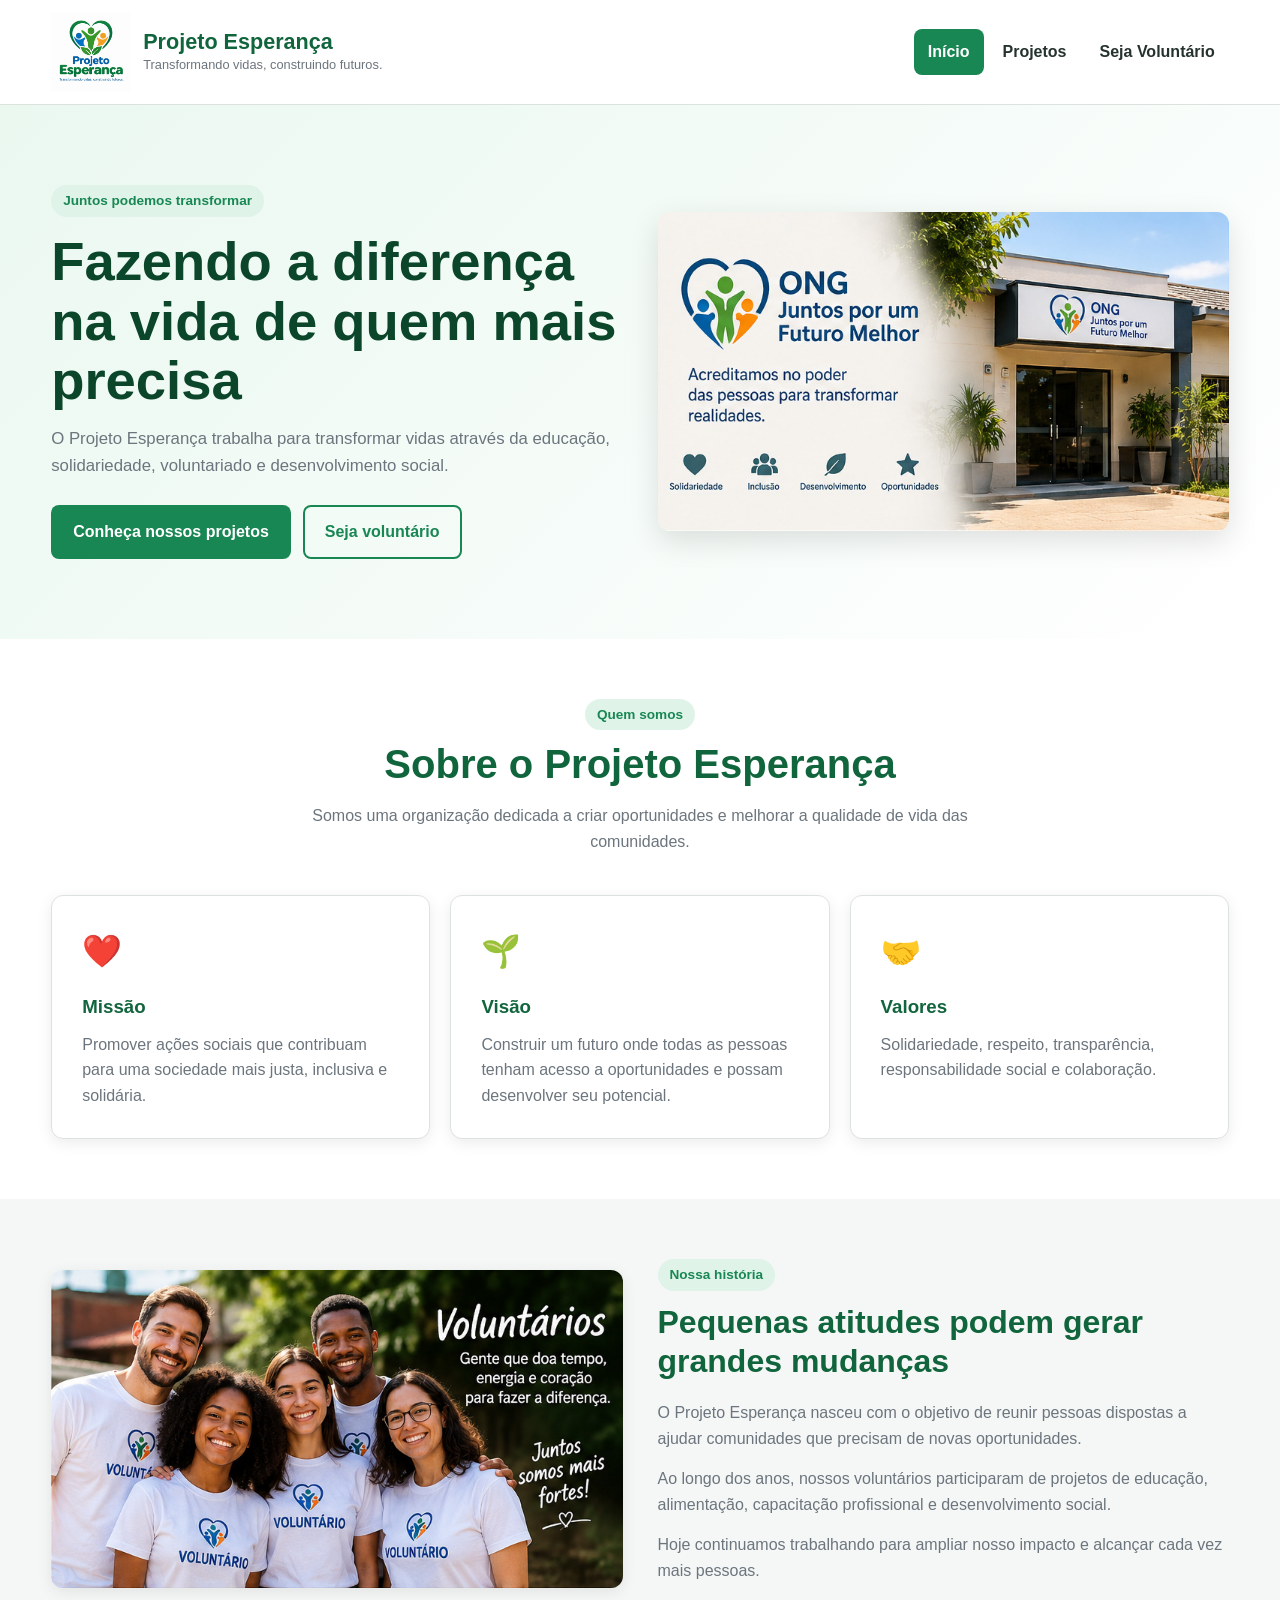
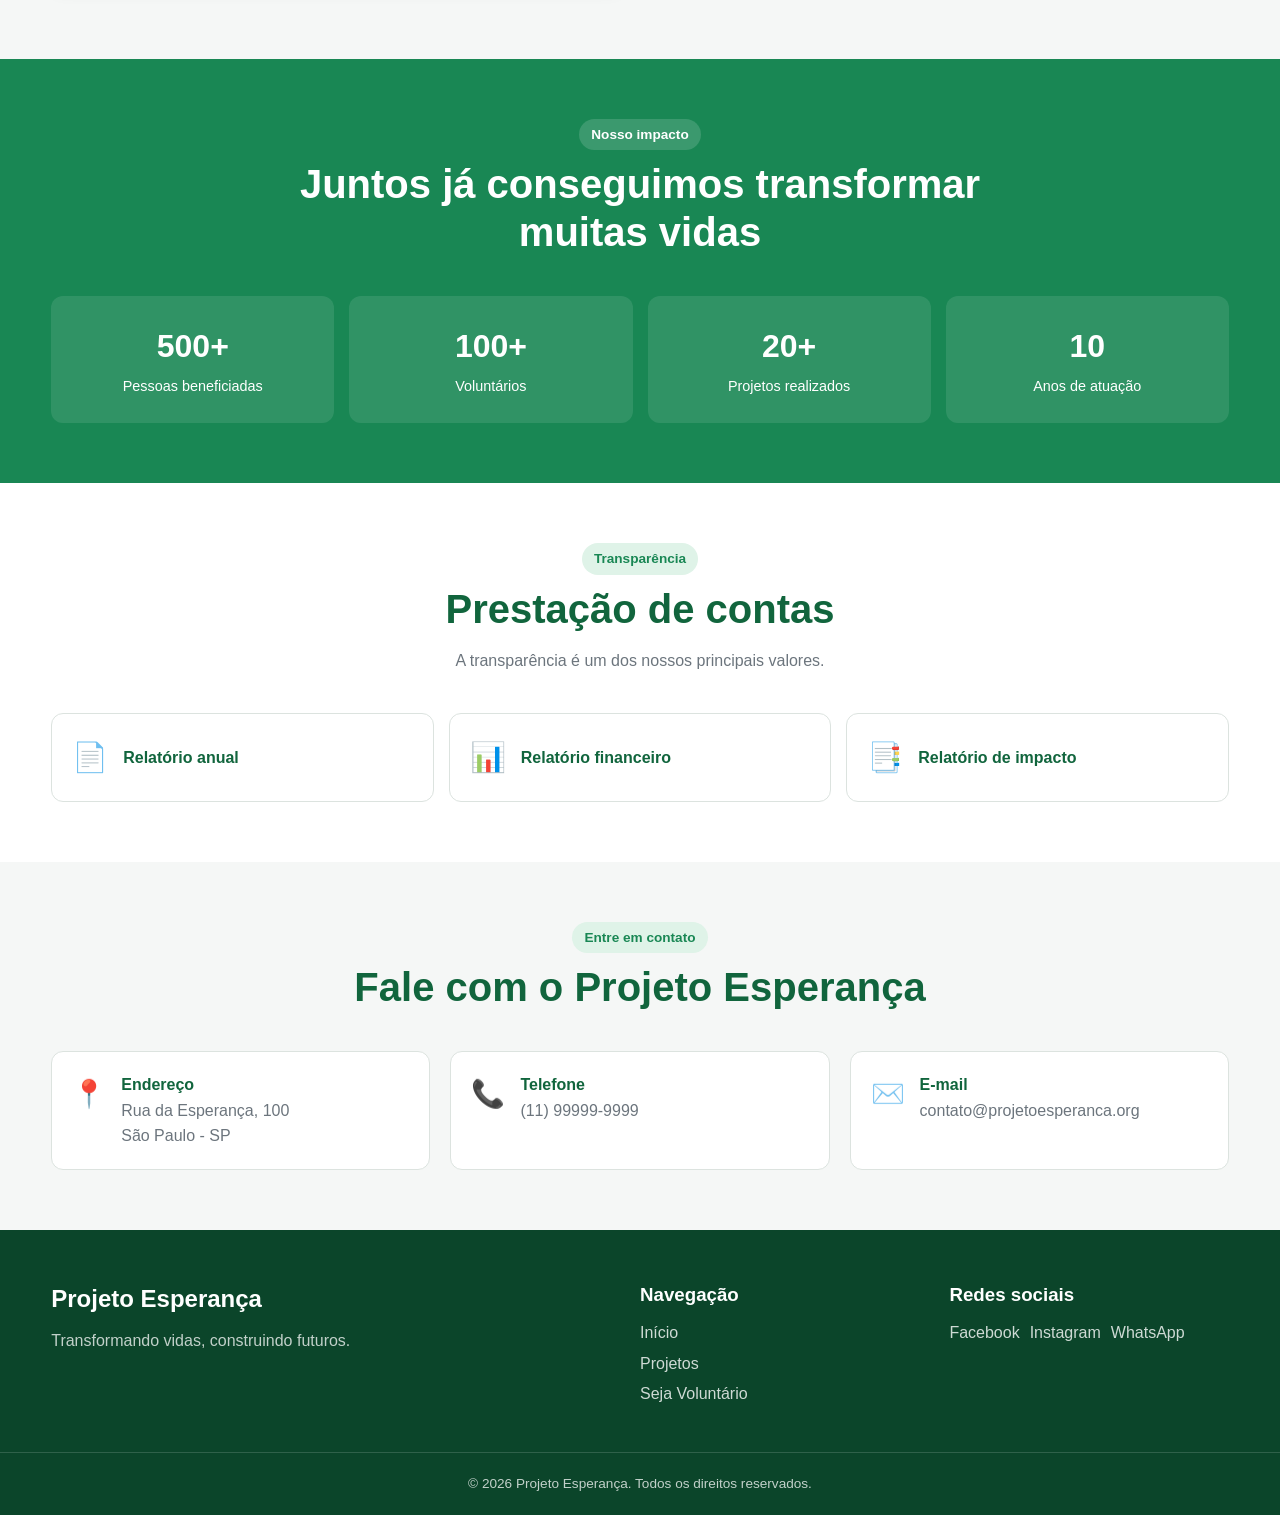
<file: index.html>
<!DOCTYPE html>
<html lang="pt-BR">

<head>
    <meta charset="UTF-8">

    <meta name="viewport" content="width=device-width, initial-scale=1.0">

    <meta
        name="description"
        content="Projeto Esperança - ONG dedicada a transformar vidas por meio de projetos sociais, voluntariado e solidariedade."
    >

    <meta name="author" content="Projeto Esperança">

    <title>Projeto Esperança | Transformando vidas</title>

    <link rel="stylesheet" href="style.css"></head>

<body>

    <header class="cabecalho">

        <div class="cabecalho-container">

            <a href="index.html" class="logo-link" aria-label="Ir para a página inicial">

                <img
                    src="imagens/logo.png"
                    alt="Logo Projeto Esperança"
                    class="logo"
                    width="120"
                    height="120"
                >

                <div class="logo-texto">
                    <h1>Projeto Esperança</h1>
                    <p>Transformando vidas, construindo futuros.</p>
                </div>

            </a>

            <nav class="navegacao" aria-label="Navegação principal">

                <a href="index.html" aria-current="page">
                    Início
                </a>

                <a href="projetos.html">
                    Projetos
                </a>

                <a href="cadastro.html">
                    Seja Voluntário
                </a>

            </nav>

        </div>

    </header>

    <main id="conteudo">

        <section class="hero">

            <div class="hero-conteudo">

                <div class="hero-texto">

                    <span class="etiqueta">
                        Juntos podemos transformar
                    </span>

                    <h2>
                        Fazendo a diferença na vida de quem mais precisa
                    </h2>

                    <p>
                        O Projeto Esperança trabalha para transformar vidas
                        através da educação, solidariedade, voluntariado e
                        desenvolvimento social.
                    </p>

                    <div class="hero-botoes">

                        <a href="projetos.html" class="botao botao-principal">
                            Conheça nossos projetos
                        </a>

                        <a href="cadastro.html" class="botao botao-secundario">
                            Seja voluntário
                        </a>

                    </div>

                </div>

                <div class="hero-imagem">

                    <img
                        src="imagens/ong.jpg"
                        alt="Voluntários reunidos em uma ação do Projeto Esperança"
                        width="800"
                        height="600"
                    >

                </div>

            </div>

        </section>


        <section class="secao">

            <div class="container">

                <div class="titulo-secao">

                    <span class="etiqueta">
                        Quem somos
                    </span>

                    <h2>
                        Sobre o Projeto Esperança
                    </h2>

                    <p>
                        Somos uma organização dedicada a criar oportunidades
                        e melhorar a qualidade de vida das comunidades.
                    </p>

                </div>


                <div class="cards-informacao">

                    <article class="card">

                        <div class="card-icone">
                            ❤️
                        </div>

                        <h3>Missão</h3>

                        <p>
                            Promover ações sociais que contribuam para uma
                            sociedade mais justa, inclusiva e solidária.
                        </p>

                    </article>


                    <article class="card">

                        <div class="card-icone">
                            🌱
                        </div>

                        <h3>Visão</h3>

                        <p>
                            Construir um futuro onde todas as pessoas tenham
                            acesso a oportunidades e possam desenvolver seu
                            potencial.
                        </p>

                    </article>


                    <article class="card">

                        <div class="card-icone">
                            🤝
                        </div>

                        <h3>Valores</h3>

                        <p>
                            Solidariedade, respeito, transparência,
                            responsabilidade social e colaboração.
                        </p>

                    </article>

                </div>

            </div>

        </section>


        <section class="secao secao-clara">

            <div class="container">

                <div class="historia">

                    <div class="historia-imagem">

                        <img
                            src="imagens/voluntarios.jpg"
                            alt="Grupo de voluntários do Projeto Esperança"
                            loading="lazy"
                            decoding="async"
                            width="800"
                            height="600"
                        >

                    </div>


                    <div class="historia-texto">

                        <span class="etiqueta">
                            Nossa história
                        </span>

                        <h2>
                            Pequenas atitudes podem gerar grandes mudanças
                        </h2>

                        <p>
                            O Projeto Esperança nasceu com o objetivo de
                            reunir pessoas dispostas a ajudar comunidades
                            que precisam de novas oportunidades.
                        </p>

                        <p>
                            Ao longo dos anos, nossos voluntários participaram
                            de projetos de educação, alimentação,
                            capacitação profissional e desenvolvimento social.
                        </p>

                        <p>
                            Hoje continuamos trabalhando para ampliar nosso
                            impacto e alcançar cada vez mais pessoas.
                        </p>

                    </div>

                </div>

            </div>

        </section>

        <section class="secao impacto">

            <div class="container">

                <div class="titulo-secao">

                    <span class="etiqueta">
                        Nosso impacto
                    </span>

                    <h2>
                        Juntos já conseguimos transformar muitas vidas
                    </h2>

                </div>


                <div class="impacto-grid">

                    <article class="impacto-card">

                        <strong>500+</strong>

                        <span>
                            Pessoas beneficiadas
                        </span>

                    </article>


                    <article class="impacto-card">

                        <strong>100+</strong>

                        <span>
                            Voluntários
                        </span>

                    </article>


                    <article class="impacto-card">

                        <strong>20+</strong>

                        <span>
                            Projetos realizados
                        </span>

                    </article>


                    <article class="impacto-card">

                        <strong>10</strong>

                        <span>
                            Anos de atuação
                        </span>

                    </article>

                </div>

            </div>

        </section>

        <section class="secao">

            <div class="container">

                <div class="titulo-secao">

                    <span class="etiqueta">
                        Transparência
                    </span>

                    <h2>
                        Prestação de contas
                    </h2>

                    <p>
                        A transparência é um dos nossos principais valores.
                    </p>

                </div>


                <div class="documentos">

                    <a href="#" class="documento-card">

                        <span class="documento-icone">
                            📄
                        </span>

                        <span>
                            Relatório anual
                        </span>

                    </a>


                    <a href="#" class="documento-card">

                        <span class="documento-icone">
                            📊
                        </span>

                        <span>
                            Relatório financeiro
                        </span>

                    </a>


                    <a href="#" class="documento-card">

                        <span class="documento-icone">
                            📑
                        </span>

                        <span>
                            Relatório de impacto
                        </span>

                    </a>

                </div>

            </div>

        </section>


        <section class="secao secao-clara">

            <div class="container">

                <div class="titulo-secao">

                    <span class="etiqueta">
                        Entre em contato
                    </span>

                    <h2>
                        Fale com o Projeto Esperança
                    </h2>

                </div>


                <div class="contato-grid">

                    <div class="contato-item">

                        <span>📍</span>

                        <div>
                            <strong>Endereço</strong>

                            <p>
                                Rua da Esperança, 100<br>
                                São Paulo - SP
                            </p>
                        </div>

                    </div>


                    <div class="contato-item">

                        <span>📞</span>

                        <div>
                            <strong>Telefone</strong>

                            <p>
                                (11) 99999-9999
                            </p>
                        </div>

                    </div>


                    <div class="contato-item">

                        <span>✉️</span>

                        <div>
                            <strong>E-mail</strong>

                            <p>
                                contato@projetoesperanca.org
                            </p>
                        </div>

                    </div>

                </div>

            </div>

        </section>

    </main>


    <footer class="rodape">

        <div class="container rodape-conteudo">

            <div>

                <h2>
                    Projeto Esperança
                </h2>

                <p>
                    Transformando vidas, construindo futuros.
                </p>

            </div>


            <div>

                <h3>
                    Navegação
                </h3>

                <a href="index.html">
                    Início
                </a>

                <a href="projetos.html">
                    Projetos
                </a>

                <a href="cadastro.html">
                    Seja Voluntário
                </a>

            </div>


            <div>

                <h3>
                    Redes sociais
                </h3>

                <div class="redes-sociais">

                    <a href="#" aria-label="Facebook">
                        Facebook
                    </a>

                    <a href="#" aria-label="Instagram">
                        Instagram
                    </a>

                    <a href="#" aria-label="WhatsApp">
                        WhatsApp
                    </a>

                </div>

            </div>

        </div>


        <div class="rodape-final">

            <p>
                © <span class="ano-atual"></span>
                Projeto Esperança. Todos os direitos reservados.
            </p>

        </div>

    </footer>

    <script src="script.js"></script>

</body>

</html>
</file>
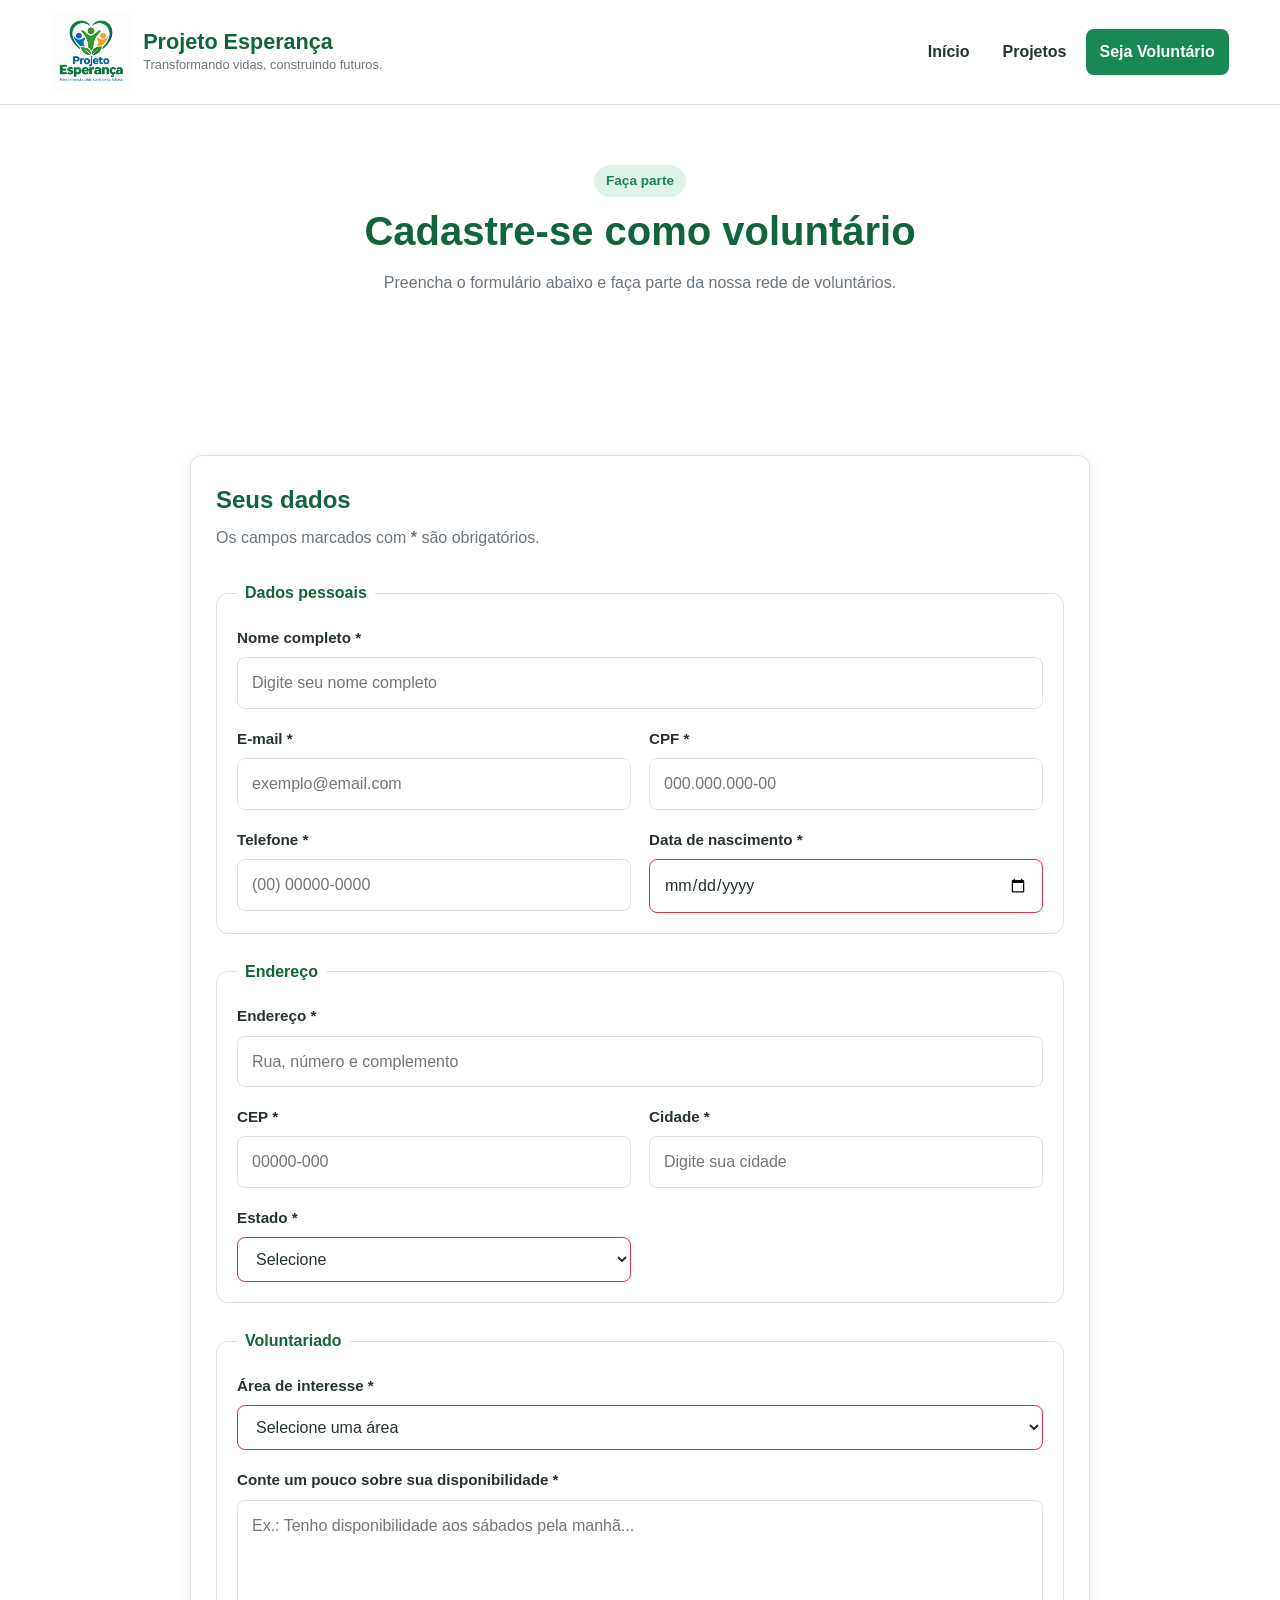
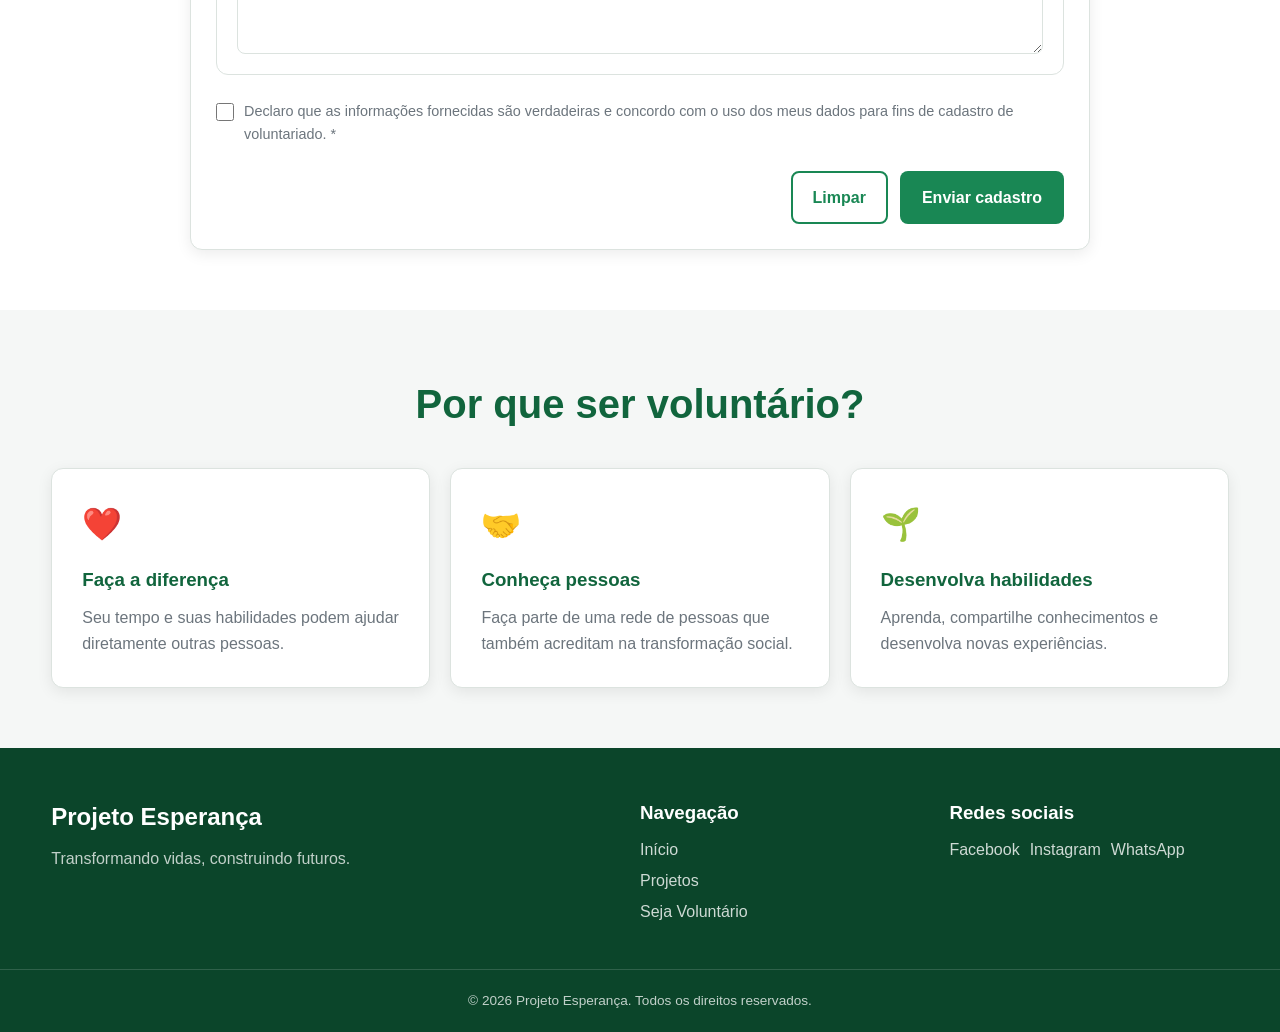
<file: cadastro.html>
<!DOCTYPE html>
<html lang="pt-BR">

<head>

    <meta charset="UTF-8">

    <meta name="viewport" content="width=device-width, initial-scale=1.0">

    <meta
        name="description"
        content="Cadastre-se para ser voluntário do Projeto Esperança."
    >

    <meta name="author" content="Projeto Esperança">

    <title>Seja Voluntário | Projeto Esperança</title>

    <link rel="stylesheet" href="style.css">

</head>

<body>

    <header class="cabecalho">

        <div class="cabecalho-container">

            <a href="index.html" class="logo-link" aria-label="Ir para a página inicial">

                <img
                    src="imagens/logo.png"
                    alt="Logo Projeto Esperança"
                    class="logo"
                    width="120"
                    height="120"
                >

                <div class="logo-texto">

                    <h1>
                        Projeto Esperança
                    </h1>

                    <p>
                        Transformando vidas, construindo futuros.
                    </p>

                </div>

            </a>


            <nav class="navegacao" aria-label="Navegação principal">

                <a href="index.html">
                    Início
                </a>

                <a href="projetos.html">
                    Projetos
                </a>

                <a href="cadastro.html" aria-current="page">
                    Seja Voluntário
                </a>

            </nav>

        </div>

    </header>

    <main id="conteudo">

        <section class="secao introducao-pagina">

            <div class="container">

                <div class="titulo-secao">

                    <span class="etiqueta">
                        Faça parte
                    </span>

                    <h2>
                        Cadastre-se como voluntário
                    </h2>

                    <p>
                        Preencha o formulário abaixo e faça parte da nossa
                        rede de voluntários.
                    </p>

                </div>

            </div>

        </section>

        <section class="secao">

            <div class="container">

                <div class="formulario-container">

                    <div class="formulario-introducao">

                        <h2>
                            Seus dados
                        </h2>

                        <p>
                            Os campos marcados com
                            <strong>*</strong>
                            são obrigatórios.
                        </p>

                    </div>


                    <form
                        id="formulario-voluntario"
                        action="#"
                        method="post"
                        novalidate
                    >
                        <fieldset>

                            <legend>
                                Dados pessoais
                            </legend>


                            <div class="form-grid">


                                <div class="campo campo-completo">

                                    <label for="nome">
                                        Nome completo *
                                    </label>

                                    <input
                                        type="text"
                                        id="nome"
                                        name="nome"
                                        placeholder="Digite seu nome completo"
                                        minlength="3"
                                        autocomplete="name"
                                        required
                                    >

                                </div>


                                <div class="campo">

                                    <label for="email">
                                        E-mail *
                                    </label>

                                    <input
                                        type="email"
                                        id="email"
                                        name="email"
                                        placeholder="exemplo@email.com"
                                        autocomplete="email"
                                        required
                                    >

                                </div>


                                <div class="campo">

                                    <label for="cpf">
                                        CPF *
                                    </label>

                                    <input
                                        type="text"
                                        id="cpf"
                                        name="cpf"
                                        placeholder="000.000.000-00"
                                        maxlength="14"
                                        inputmode="numeric"
                                        autocomplete="off"
                                        pattern="[0-9]{3}\.[0-9]{3}\.[0-9]{3}-[0-9]{2}"
                                        title="Digite o CPF no formato 000.000.000-00"
                                        required
                                    >

                                </div>


                                <div class="campo">

                                    <label for="telefone">
                                        Telefone *
                                    </label>

                                    <input
                                        type="tel"
                                        id="telefone"
                                        name="telefone"
                                        placeholder="(00) 00000-0000"
                                        maxlength="15"
                                        inputmode="tel"
                                        autocomplete="tel"
                                        pattern="\([0-9]{2}\) [0-9]{5}-[0-9]{4}"
                                        title="Digite o telefone no formato (00) 00000-0000"
                                        required
                                    >

                                </div>


                                <div class="campo">

                                    <label for="nascimento">
                                        Data de nascimento *
                                    </label>

                                    <input
                                        type="date"
                                        id="nascimento"
                                        name="nascimento"
                                        autocomplete="bday"
                                        required
                                    >

                                </div>

                            </div>

                        </fieldset>


                        <fieldset>

                            <legend>
                                Endereço
                            </legend>


                            <div class="form-grid">


                                <div class="campo campo-completo">

                                    <label for="endereco">
                                        Endereço *
                                    </label>

                                    <input
                                        type="text"
                                        id="endereco"
                                        name="endereco"
                                        placeholder="Rua, número e complemento"
                                        autocomplete="street-address"
                                        required
                                    >

                                </div>


                                <div class="campo">

                                    <label for="cep">
                                        CEP *
                                    </label>

                                    <input
                                        type="text"
                                        id="cep"
                                        name="cep"
                                        placeholder="00000-000"
                                        maxlength="9"
                                        inputmode="numeric"
                                        autocomplete="postal-code"
                                        pattern="[0-9]{5}-[0-9]{3}"
                                        title="Digite o CEP no formato 00000-000"
                                        required
                                    >

                                </div>


                                <div class="campo">

                                    <label for="cidade">
                                        Cidade *
                                    </label>

                                    <input
                                        type="text"
                                        id="cidade"
                                        name="cidade"
                                        placeholder="Digite sua cidade"
                                        autocomplete="address-level2"
                                        required
                                    >

                                </div>


                                <div class="campo">

                                    <label for="estado">
                                        Estado *
                                    </label>

                                    <select
                                        id="estado"
                                        name="estado"
                                        autocomplete="address-level1"
                                        required
                                    >

                                        <option value="">
                                            Selecione
                                        </option>

                                        <option value="AC">
                                            Acre
                                        </option>

                                        <option value="AL">
                                            Alagoas
                                        </option>

                                        <option value="AP">
                                            Amapá
                                        </option>

                                        <option value="AM">
                                            Amazonas
                                        </option>

                                        <option value="BA">
                                            Bahia
                                        </option>

                                        <option value="CE">
                                            Ceará
                                        </option>

                                        <option value="DF">
                                            Distrito Federal
                                        </option>

                                        <option value="ES">
                                            Espírito Santo
                                        </option>

                                        <option value="GO">
                                            Goiás
                                        </option>

                                        <option value="MA">
                                            Maranhão
                                        </option>

                                        <option value="MT">
                                            Mato Grosso
                                        </option>

                                        <option value="MS">
                                            Mato Grosso do Sul
                                        </option>

                                        <option value="MG">
                                            Minas Gerais
                                        </option>

                                        <option value="PA">
                                            Pará
                                        </option>

                                        <option value="PB">
                                            Paraíba
                                        </option>

                                        <option value="PR">
                                            Paraná
                                        </option>

                                        <option value="PE">
                                            Pernambuco
                                        </option>

                                        <option value="PI">
                                            Piauí
                                        </option>

                                        <option value="RJ">
                                            Rio de Janeiro
                                        </option>

                                        <option value="RN">
                                            Rio Grande do Norte
                                        </option>

                                        <option value="RS">
                                            Rio Grande do Sul
                                        </option>

                                        <option value="RO">
                                            Rondônia
                                        </option>

                                        <option value="RR">
                                            Roraima
                                        </option>

                                        <option value="SC">
                                            Santa Catarina
                                        </option>

                                        <option value="SP">
                                            São Paulo
                                        </option>

                                        <option value="SE">
                                            Sergipe
                                        </option>

                                        <option value="TO">
                                            Tocantins
                                        </option>

                                    </select>

                                </div>

                            </div>

                        </fieldset>

                        <fieldset>

                            <legend>
                                Voluntariado
                            </legend>


                            <div class="form-grid">


                                <div class="campo campo-completo">

                                    <label for="area">
                                        Área de interesse *
                                    </label>

                                    <select
                                        id="area"
                                        name="area"
                                        required
                                    >

                                        <option value="">
                                            Selecione uma área
                                        </option>

                                        <option value="educacao">
                                            Educação
                                        </option>

                                        <option value="alimentacao">
                                            Alimentação
                                        </option>

                                        <option value="eventos">
                                            Eventos
                                        </option>

                                        <option value="comunicacao">
                                            Comunicação
                                        </option>

                                        <option value="administracao">
                                            Administração
                                        </option>

                                        <option value="outros">
                                            Outros
                                        </option>

                                    </select>

                                </div>


                                <div class="campo campo-completo">

                                    <label for="disponibilidade">
                                        Conte um pouco sobre sua disponibilidade *
                                    </label>

                                    <textarea
                                        id="disponibilidade"
                                        name="disponibilidade"
                                        rows="5"
                                        placeholder="Ex.: Tenho disponibilidade aos sábados pela manhã..."
                                        minlength="10"
                                        required
                                    ></textarea>

                                </div>

                            </div>

                        </fieldset>

                        <div class="campo-checkbox">

                            <input
                                type="checkbox"
                                id="termos"
                                name="termos"
                                required
                            >

                            <label for="termos">
                                Declaro que as informações fornecidas são
                                verdadeiras e concordo com o uso dos meus
                                dados para fins de cadastro de voluntariado. *
                            </label>

                        </div>


                        <div class="formulario-botoes">

                            <button
                                type="reset"
                                class="botao botao-secundario"
                            >
                                Limpar
                            </button>

                            <button
                                type="submit"
                                class="botao botao-principal"
                            >
                                Enviar cadastro
                            </button>

                        </div>


                    </form>

                </div>

            </div>

        </section>


        <section class="secao secao-clara">

            <div class="container">

                <div class="titulo-secao">

                    <h2>
                        Por que ser voluntário?
                    </h2>

                </div>


                <div class="cards-informacao">


                    <article class="card">

                        <div class="card-icone">
                            ❤️
                        </div>

                        <h3>
                            Faça a diferença
                        </h3>

                        <p>
                            Seu tempo e suas habilidades podem ajudar
                            diretamente outras pessoas.
                        </p>

                    </article>


                    <article class="card">

                        <div class="card-icone">
                            🤝
                        </div>

                        <h3>
                            Conheça pessoas
                        </h3>

                        <p>
                            Faça parte de uma rede de pessoas que também
                            acreditam na transformação social.
                        </p>

                    </article>


                    <article class="card">

                        <div class="card-icone">
                            🌱
                        </div>

                        <h3>
                            Desenvolva habilidades
                        </h3>

                        <p>
                            Aprenda, compartilhe conhecimentos e desenvolva
                            novas experiências.
                        </p>

                    </article>

                </div>

            </div>

        </section>

    </main>


    <footer class="rodape">

        <div class="container rodape-conteudo">

            <div>

                <h2>
                    Projeto Esperança
                </h2>

                <p>
                    Transformando vidas, construindo futuros.
                </p>

            </div>


            <div>

                <h3>
                    Navegação
                </h3>

                <a href="index.html">
                    Início
                </a>

                <a href="projetos.html">
                    Projetos
                </a>

                <a href="cadastro.html">
                    Seja Voluntário
                </a>

            </div>


            <div>

                <h3>
                    Redes sociais
                </h3>

                <div class="redes-sociais">

                    <a href="#">
                        Facebook
                    </a>

                    <a href="#">
                        Instagram
                    </a>

                    <a href="#">
                        WhatsApp
                    </a>

                </div>

            </div>

        </div>


        <div class="rodape-final">

            <p>
                © <span class="ano-atual"></span>
                Projeto Esperança. Todos os direitos reservados.
            </p>

        </div>

    </footer>


    <script src="script.js"></script>

</body>

</html>
</file>
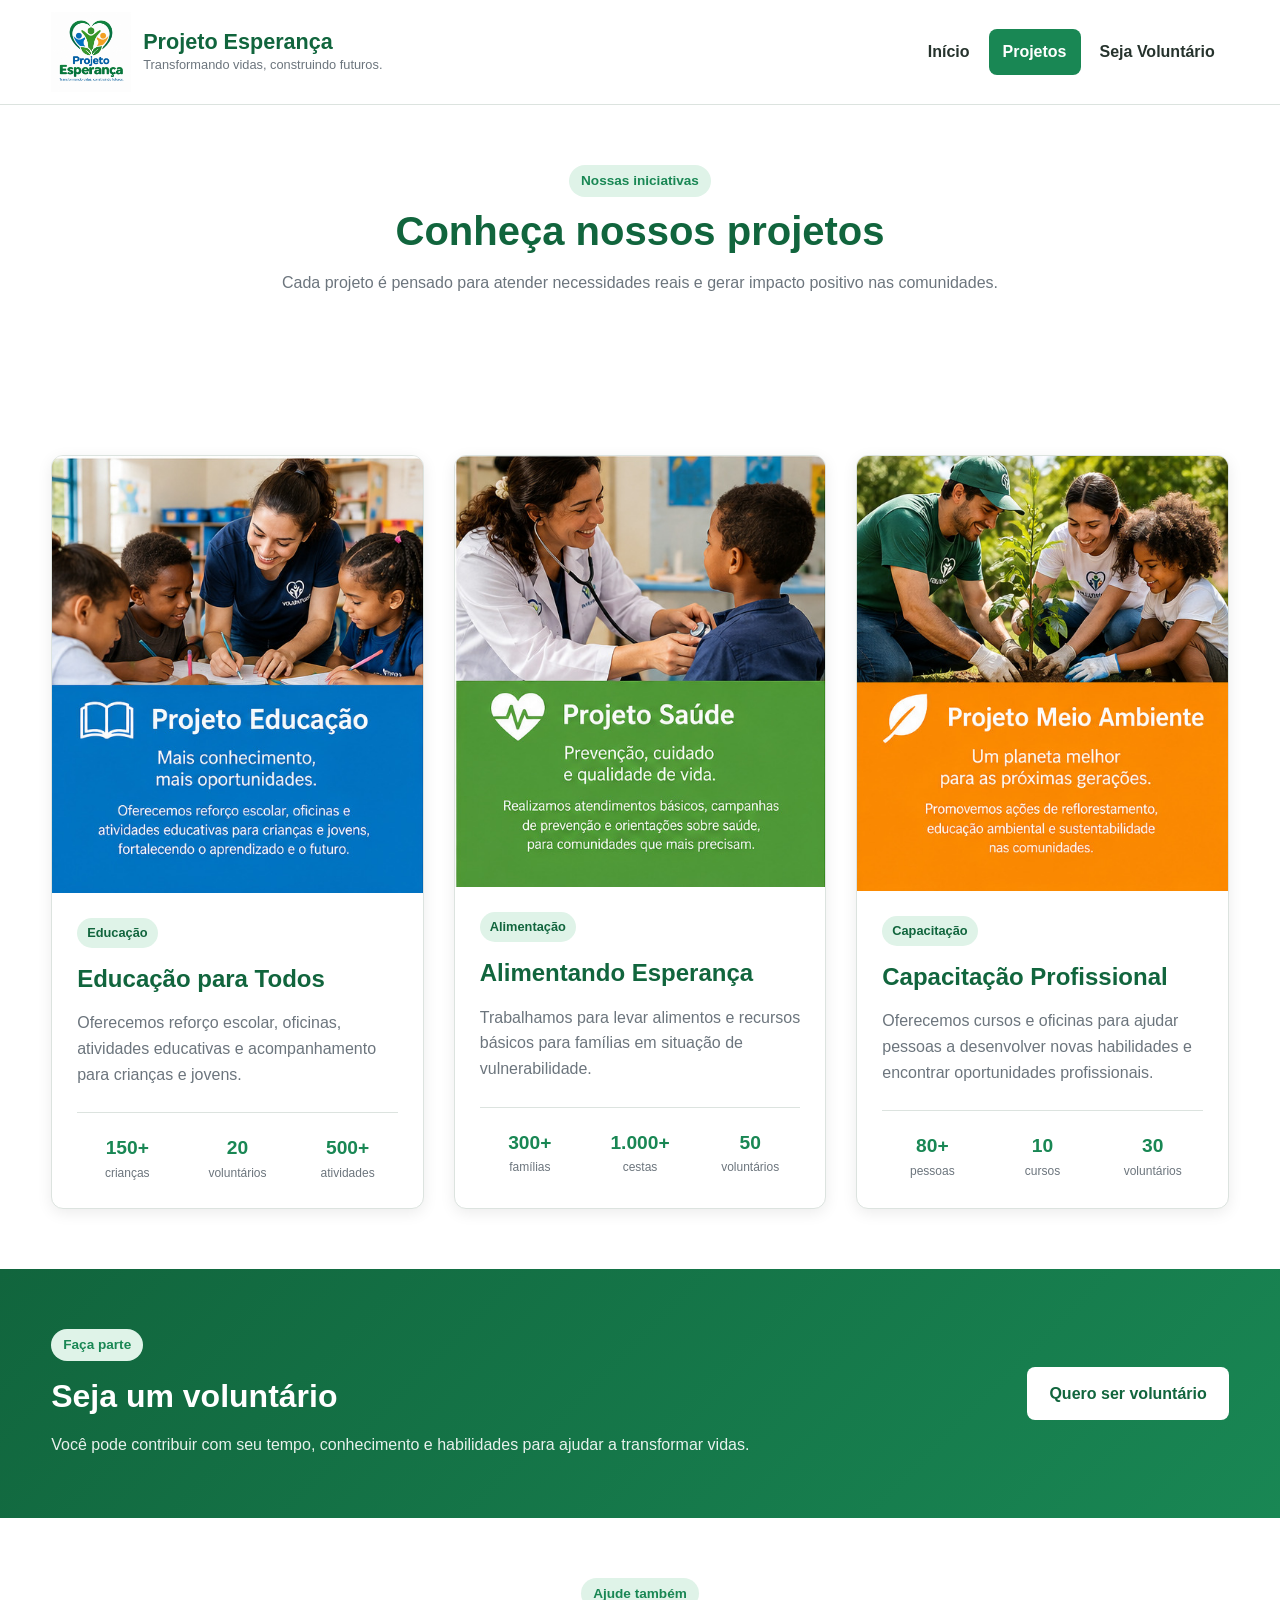
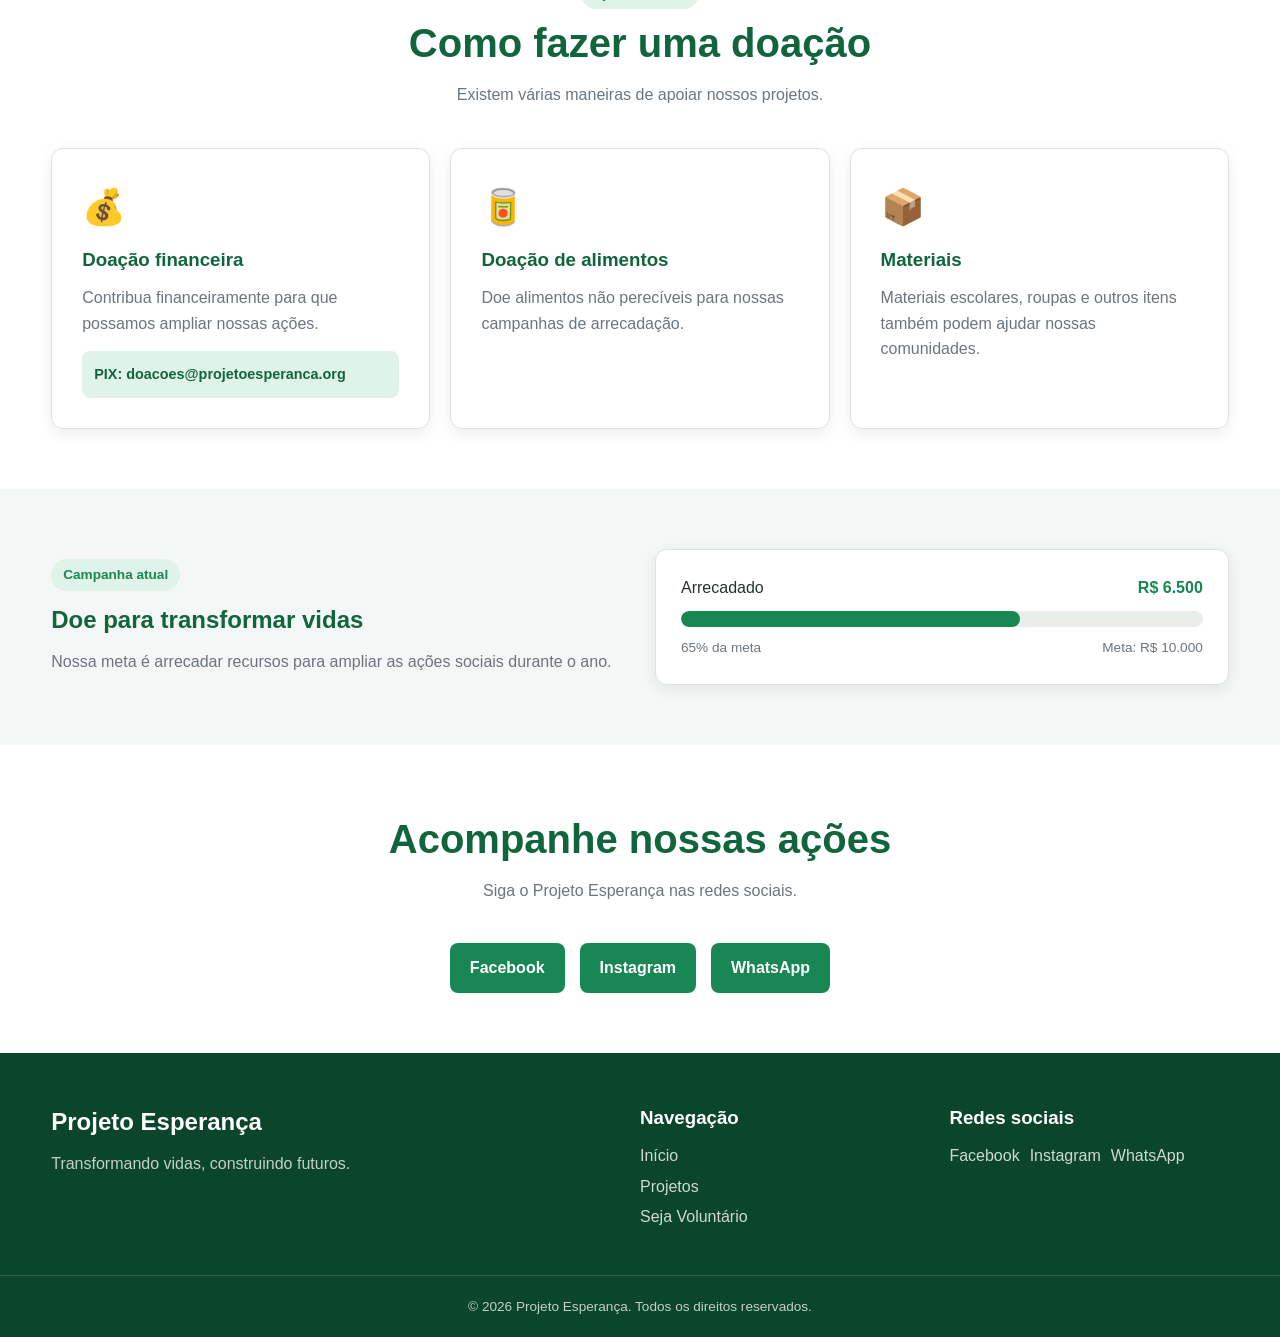
<file: projetos.html>
<!DOCTYPE html>
<html lang="pt-BR">

<head>

    <meta charset="UTF-8">

    <meta name="viewport" content="width=device-width, initial-scale=1.0">

    <meta
        name="description"
        content="Conheça os projetos sociais do Projeto Esperança e descubra como ajudar."
    >

    <meta name="author" content="Projeto Esperança">

    <title>Projetos | Projeto Esperança</title>

    <link rel="stylesheet" href="style.css">

</head>

<body>

    <!-- CABEÇALHO -->
    <header class="cabecalho">

        <div class="cabecalho-container">

            <a href="index.html" class="logo-link" aria-label="Ir para a página inicial">

                <img
                    src="imagens/logo.png"
                    alt="Logo Projeto Esperança"
                    class="logo"
                    width="120"
                    height="120"
                >

                <div class="logo-texto">

                    <h1>
                        Projeto Esperança
                    </h1>

                    <p>
                        Transformando vidas, construindo futuros.
                    </p>

                </div>

            </a>


            <nav class="navegacao" aria-label="Navegação principal">

                <a href="index.html">
                    Início
                </a>

                <a href="projetos.html" aria-current="page">
                    Projetos
                </a>

                <a href="cadastro.html">
                    Seja Voluntário
                </a>

            </nav>

        </div>

    </header>


    <!-- CONTEÚDO -->
    <main id="conteudo">

        <!-- INTRODUÇÃO -->
        <section class="secao introducao-pagina">

            <div class="container">

                <div class="titulo-secao">

                    <span class="etiqueta">
                        Nossas iniciativas
                    </span>

                    <h2>
                        Conheça nossos projetos
                    </h2>

                    <p>
                        Cada projeto é pensado para atender necessidades
                        reais e gerar impacto positivo nas comunidades.
                    </p>

                </div>

            </div>

        </section>

        <section class="secao secao-projetos">

            <div class="container">

                <div class="projetos-grid">


                    <!-- PROJETO 1 -->
                    <article class="projeto-card">

                        <div class="projeto-imagem">

                            <img
                                src="imagens/projeto-1.jpg"
                                alt="Crianças participando de atividades educativas"
                                loading="lazy"
                                decoding="async"
                                width="800"
                                height="600"
                            >

                        </div>


                        <div class="projeto-conteudo">

                            <span class="projeto-categoria">
                                Educação
                            </span>

                            <h3>
                                Educação para Todos
                            </h3>

                            <p>
                                Oferecemos reforço escolar, oficinas,
                                atividades educativas e acompanhamento
                                para crianças e jovens.
                            </p>


                            <div class="projeto-numeros">

                                <div>
                                    <strong>150+</strong>
                                    <span>crianças</span>
                                </div>

                                <div>
                                    <strong>20</strong>
                                    <span>voluntários</span>
                                </div>

                                <div>
                                    <strong>500+</strong>
                                    <span>atividades</span>
                                </div>

                            </div>

                        </div>

                    </article>

                    <article class="projeto-card">

                        <div class="projeto-imagem">

                            <img
                                src="imagens/projeto-2.jpg"
                                alt="Voluntários realizando ação social"
                                loading="lazy"
                                decoding="async"
                                width="800"
                                height="600"
                            >

                        </div>


                        <div class="projeto-conteudo">

                            <span class="projeto-categoria">
                                Alimentação
                            </span>

                            <h3>
                                Alimentando Esperança
                            </h3>

                            <p>
                                Trabalhamos para levar alimentos e
                                recursos básicos para famílias em
                                situação de vulnerabilidade.
                            </p>


                            <div class="projeto-numeros">

                                <div>
                                    <strong>300+</strong>
                                    <span>famílias</span>
                                </div>

                                <div>
                                    <strong>1.000+</strong>
                                    <span>cestas</span>
                                </div>

                                <div>
                                    <strong>50</strong>
                                    <span>voluntários</span>
                                </div>

                            </div>

                        </div>

                    </article>

                    <article class="projeto-card">

                        <div class="projeto-imagem">

                            <img
                                src="imagens/projeto-3.jpg"
                                alt="Voluntários ajudando pessoas em atividade de capacitação"
                                loading="lazy"
                                decoding="async"
                                width="800"
                                height="600"
                            >

                        </div>


                        <div class="projeto-conteudo">

                            <span class="projeto-categoria">
                                Capacitação
                            </span>

                            <h3>
                                Capacitação Profissional
                            </h3>

                            <p>
                                Oferecemos cursos e oficinas para ajudar
                                pessoas a desenvolver novas habilidades
                                e encontrar oportunidades profissionais.
                            </p>


                            <div class="projeto-numeros">

                                <div>
                                    <strong>80+</strong>
                                    <span>pessoas</span>
                                </div>

                                <div>
                                    <strong>10</strong>
                                    <span>cursos</span>
                                </div>

                                <div>
                                    <strong>30</strong>
                                    <span>voluntários</span>
                                </div>

                            </div>

                        </div>

                    </article>

                </div>

            </div>

        </section>

        <section class="secao chamada">

            <div class="container">

                <div class="chamada-conteudo">

                    <div>

                        <span class="etiqueta">
                            Faça parte
                        </span>

                        <h2>
                            Seja um voluntário
                        </h2>

                        <p>
                            Você pode contribuir com seu tempo,
                            conhecimento e habilidades para ajudar
                            a transformar vidas.
                        </p>

                    </div>


                    <a
                        href="cadastro.html"
                        class="botao botao-branco"
                    >
                        Quero ser voluntário
                    </a>

                </div>

            </div>

        </section>

        <section class="secao">

            <div class="container">

                <div class="titulo-secao">

                    <span class="etiqueta">
                        Ajude também
                    </span>

                    <h2>
                        Como fazer uma doação
                    </h2>

                    <p>
                        Existem várias maneiras de apoiar nossos projetos.
                    </p>

                </div>


                <div class="doacoes-grid">


                    <article class="doacao-card">

                        <div class="doacao-icone">
                            💰
                        </div>

                        <h3>
                            Doação financeira
                        </h3>

                        <p>
                            Contribua financeiramente para que possamos
                            ampliar nossas ações.
                        </p>

                        <strong class="pix">
                            PIX: doacoes@projetoesperanca.org
                        </strong>

                    </article>


                    <article class="doacao-card">

                        <div class="doacao-icone">
                            🥫
                        </div>

                        <h3>
                            Doação de alimentos
                        </h3>

                        <p>
                            Doe alimentos não perecíveis para nossas
                            campanhas de arrecadação.
                        </p>

                    </article>


                    <article class="doacao-card">

                        <div class="doacao-icone">
                            📦
                        </div>

                        <h3>
                            Materiais
                        </h3>

                        <p>
                            Materiais escolares, roupas e outros itens
                            também podem ajudar nossas comunidades.
                        </p>

                    </article>

                </div>

            </div>

        </section>

        <section class="secao secao-clara">

            <div class="container">

                <div class="campanha">

                    <div>

                        <span class="etiqueta">
                            Campanha atual
                        </span>

                        <h2>
                            Doe para transformar vidas
                        </h2>

                        <p>
                            Nossa meta é arrecadar recursos para ampliar
                            as ações sociais durante o ano.
                        </p>

                    </div>


                    <div class="progresso-container">

                        <div class="progresso-info">

                            <span>
                                Arrecadado
                            </span>

                            <strong>
                                R$ 6.500
                            </strong>

                        </div>


                        <div
                            class="barra-progresso"
                            role="progressbar"
                            aria-valuenow="65"
                            aria-valuemin="0"
                            aria-valuemax="100"
                            aria-label="65% da meta arrecadada"
                        >

                            <div
                                class="barra-progresso-preenchida"
                                style="width: 65%;"
                            ></div>

                        </div>


                        <div class="progresso-meta">

                            <span>
                                65% da meta
                            </span>

                            <span>
                                Meta: R$ 10.000
                            </span>

                        </div>

                    </div>

                </div>

            </div>

        </section>

        <section class="secao">

            <div class="container">

                <div class="titulo-secao">

                    <h2>
                        Acompanhe nossas ações
                    </h2>

                    <p>
                        Siga o Projeto Esperança nas redes sociais.
                    </p>

                </div>


                <div class="redes-destaque">

                    <a href="#" class="rede">
                        Facebook
                    </a>

                    <a href="#" class="rede">
                        Instagram
                    </a>

                    <a href="#" class="rede">
                        WhatsApp
                    </a>

                </div>

            </div>

        </section>

    </main>

    <footer class="rodape">

        <div class="container rodape-conteudo">

            <div>

                <h2>
                    Projeto Esperança
                </h2>

                <p>
                    Transformando vidas, construindo futuros.
                </p>

            </div>


            <div>

                <h3>
                    Navegação
                </h3>

                <a href="index.html">
                    Início
                </a>

                <a href="projetos.html">
                    Projetos
                </a>

                <a href="cadastro.html">
                    Seja Voluntário
                </a>

            </div>


            <div>

                <h3>
                    Redes sociais
                </h3>

                <div class="redes-sociais">

                    <a href="#">
                        Facebook
                    </a>

                    <a href="#">
                        Instagram
                    </a>

                    <a href="#">
                        WhatsApp
                    </a>

                </div>

            </div>

        </div>


        <div class="rodape-final">

            <p>
                © <span class="ano-atual"></span>
                Projeto Esperança. Todos os direitos reservados.
            </p>

        </div>

    </footer>


    <script src="script.js"></script>

</body>

</html>
</file>
<file: style.css>
:root {

    --verde-principal: #198754;
    --verde-escuro: #11653d;
    --verde-muito-escuro: #0b452a;

    --verde-claro: #dff3e8;

    --azul: #1769aa;
    --azul-escuro: #0d4775;

    --branco: #ffffff;

    --fundo: #f5f7f6;

    --cinza: #6c757d;
    --cinza-claro: #e9eeeb;
    --cinza-escuro: #26332d;

    --borda: #dce3df;

    --amarelo: #ffbf47;

    --sombra:
        0 4px 15px rgba(0, 0, 0, 0.08);

    --sombra-forte:
        0 10px 30px rgba(0, 0, 0, 0.12);

    --raio: 12px;

}

* {
    margin: 0;
    padding: 0;
    box-sizing: border-box;
}


html {
    scroll-behavior: smooth;
}


body {

    font-family:
        Arial,
        Helvetica,
        sans-serif;

    background-color: var(--fundo);

    color: var(--cinza-escuro);

    line-height: 1.6;

}


img {

    display: block;

    max-width: 100%;

}


a {

    color: inherit;

    text-decoration: none;

}


button,
input,
select,
textarea {

    font: inherit;

}


ul,
ol {

    list-style: none;

}

:focus-visible {

    outline: 3px solid var(--amarelo);

    outline-offset: 3px;

}

.container {

    width: min(1200px, 92%);

    margin: 0 auto;

}


.cabecalho {

    background-color: var(--branco);

    border-bottom: 1px solid var(--borda);

    position: relative;

    z-index: 10;

}


.cabecalho-container {

    width: min(1200px, 92%);

    margin: 0 auto;

    padding: 15px 0;

    display: flex;

    flex-direction: column;

    gap: 15px;

}


.logo-link {

    display: flex;

    align-items: center;

    gap: 12px;

}


.logo {

    width: 70px;

    height: 70px;

    object-fit: contain;

}


.logo-texto h1 {

    color: var(--verde-escuro);

    font-size: 1.35rem;

    line-height: 1.2;

}


.logo-texto p {

    color: var(--cinza);

    font-size: 0.8rem;

}


.navegacao {

    display: flex;

    flex-direction: column;

    gap: 5px;

}


.navegacao a {

    padding: 10px 14px;

    border-radius: 8px;

    font-weight: 600;

    transition:
        background-color 0.2s ease,
        color 0.2s ease;

}


.navegacao a:hover {

    background-color: var(--verde-claro);

    color: var(--verde-escuro);

}


.navegacao a[aria-current="page"] {

    background-color: var(--verde-principal);

    color: var(--branco);

}


/* =========================================================
   MAIN
   ========================================================= */

main {

    min-height: 60vh;

}


/* =========================================================
   SEÇÕES
   ========================================================= */

.secao {

    padding: 60px 0;

    background-color: var(--branco);

}


.secao-clara {

    background-color: var(--fundo);

}


.titulo-secao {

    max-width: 750px;

    margin: 0 auto 40px;

    text-align: center;

}


.titulo-secao h2 {

    color: var(--verde-escuro);

    font-size: clamp(1.8rem, 4vw, 2.5rem);

    line-height: 1.2;

    margin: 10px 0 15px;

}


.titulo-secao p {

    color: var(--cinza);

}


.etiqueta {

    display: inline-block;

    color: var(--verde-principal);

    background-color: var(--verde-claro);

    padding: 5px 12px;

    border-radius: 50px;

    font-size: 0.85rem;

    font-weight: 700;

}


.hero {

    background:
        linear-gradient(
            135deg,
            #eaf8f0,
            #ffffff
        );

    padding: 50px 0;

}


.hero-conteudo {

    width: min(1200px, 92%);

    margin: 0 auto;

    display: grid;

    gap: 35px;

    align-items: center;

}


.hero-texto h2 {

    color: var(--verde-muito-escuro);

    font-size: clamp(2rem, 5vw, 3.4rem);

    line-height: 1.1;

    margin: 15px 0;

}


.hero-texto p {

    color: var(--cinza);

    font-size: 1.05rem;

    max-width: 650px;

}


.hero-botoes {

    display: flex;

    flex-direction: column;

    gap: 12px;

    margin-top: 25px;

}


.hero-imagem img {

    width: 100%;

    height: auto;

    object-fit: contain;

    border-radius: var(--raio);

    box-shadow: var(--sombra-forte);

}


.botao {

    display: inline-flex;

    align-items: center;

    justify-content: center;

    text-align: center;

    border: 2px solid transparent;

    border-radius: 8px;

    padding: 12px 20px;

    font-weight: 700;

    cursor: pointer;

    transition:
        transform 0.2s ease,
        background-color 0.2s ease,
        color 0.2s ease;

}


.botao:hover {

    transform: translateY(-2px);

}


.botao-principal {

    background-color: var(--verde-principal);

    color: var(--branco);

}


.botao-principal:hover {

    background-color: var(--verde-escuro);

}


.botao-secundario {

    background-color: transparent;

    border-color: var(--verde-principal);

    color: var(--verde-principal);

}


.botao-secundario:hover {

    background-color: var(--verde-principal);

    color: var(--branco);

}


.botao-branco {

    background-color: var(--branco);

    color: var(--verde-escuro);

}


/* =========================================================
   CARDS DE INFORMAÇÃO
   ========================================================= */

.cards-informacao {

    display: grid;

    grid-template-columns: 1fr;

    gap: 20px;

}


.card {

    background-color: var(--branco);

    border: 1px solid var(--borda);

    border-radius: var(--raio);

    padding: 30px;

    box-shadow: var(--sombra);

    transition:
        transform 0.2s ease,
        box-shadow 0.2s ease;

}


.card:hover {

    transform: translateY(-5px);

    box-shadow: var(--sombra-forte);

}


.card-icone {

    font-size: 2rem;

    margin-bottom: 15px;

}


.card h3 {

    color: var(--verde-escuro);

    margin-bottom: 10px;

}


.card p {

    color: var(--cinza);

}


/* =========================================================
   HISTÓRIA
   ========================================================= */

.historia {

    display: grid;

    gap: 35px;

    align-items: center;

}


.historia-imagem img {

    width: 100%;

    height: auto;

    object-fit: contain;

    border-radius: var(--raio);

    box-shadow: var(--sombra);

}


.historia-texto h2 {

    color: var(--verde-escuro);

    font-size: 2rem;

    line-height: 1.2;

    margin: 12px 0 20px;

}


.historia-texto p {

    color: var(--cinza);

    margin-bottom: 15px;

}


/* =========================================================
   IMPACTO
   ========================================================= */

.impacto {

    background-color: var(--verde-principal);

    color: var(--branco);

}


.impacto .titulo-secao h2 {

    color: var(--branco);

}


.impacto .titulo-secao p {

    color: rgba(255, 255, 255, 0.9);

}


.impacto .etiqueta {

    background-color: rgba(255, 255, 255, 0.15);

    color: var(--branco);

}


.impacto-grid {

    display: grid;

    grid-template-columns: repeat(2, 1fr);

    gap: 15px;

}


.impacto-card {

    text-align: center;

    padding: 25px 10px;

    border-radius: var(--raio);

    background-color: rgba(255, 255, 255, 0.1);

}


.impacto-card strong {

    display: block;

    font-size: 2rem;

}


.impacto-card span {

    font-size: 0.9rem;

}


/* =========================================================
   DOCUMENTOS
   ========================================================= */

.documentos {

    display: grid;

    gap: 15px;

}


.documento-card {

    display: flex;

    align-items: center;

    gap: 15px;

    padding: 20px;

    border: 1px solid var(--borda);

    border-radius: var(--raio);

    background-color: var(--branco);

    font-weight: 700;

    color: var(--verde-escuro);

    transition:
        transform 0.2s ease,
        box-shadow 0.2s ease;

}


.documento-card:hover {

    transform: translateY(-3px);

    box-shadow: var(--sombra);

}


.documento-icone {

    font-size: 1.8rem;

}


/* =========================================================
   CONTATO
   ========================================================= */

.contato-grid {

    display: grid;

    gap: 20px;

}


.contato-item {

    display: flex;

    gap: 15px;

    padding: 20px;

    background-color: var(--branco);

    border-radius: var(--raio);

    border: 1px solid var(--borda);

}


.contato-item > span {

    font-size: 1.7rem;

}


.contato-item strong {

    color: var(--verde-escuro);

}


.contato-item p {

    color: var(--cinza);

}


.projetos-grid {

    display: grid;

    grid-template-columns: 1fr;

    gap: 30px;

}


.projeto-card {

    overflow: hidden;

    border-radius: var(--raio);

    background-color: var(--branco);

    border: 1px solid var(--borda);

    box-shadow: var(--sombra);

    transition:
        transform 0.2s ease,
        box-shadow 0.2s ease;

}


.projeto-card:hover {

    transform: translateY(-5px);

    box-shadow: var(--sombra-forte);

}


.projeto-imagem {

    overflow: hidden;

}


.projeto-imagem img {

    width: 100%;

    height: auto;

    object-fit: contain;

    transition: transform 0.4s ease;

}


.projeto-card:hover .projeto-imagem img {

    transform: scale(1.04);

}


.projeto-conteudo {

    padding: 25px;

}


.projeto-categoria {

    display: inline-block;

    padding: 5px 10px;

    background-color: var(--verde-claro);

    color: var(--verde-escuro);

    border-radius: 50px;

    font-size: 0.8rem;

    font-weight: 700;

}


.projeto-conteudo h3 {

    color: var(--verde-escuro);

    font-size: 1.5rem;

    margin: 12px 0;

}


.projeto-conteudo > p {

    color: var(--cinza);

}


.projeto-numeros {

    display: grid;

    grid-template-columns: repeat(3, 1fr);

    gap: 10px;

    margin-top: 25px;

    padding-top: 20px;

    border-top: 1px solid var(--borda);

}


.projeto-numeros div {

    text-align: center;

}


.projeto-numeros strong {

    display: block;

    color: var(--verde-principal);

    font-size: 1.2rem;

}


.projeto-numeros span {

    display: block;

    color: var(--cinza);

    font-size: 0.75rem;

}


/* =========================================================
   CHAMADA
   ========================================================= */

.chamada {

    background:
        linear-gradient(
            135deg,
            var(--verde-escuro),
            var(--verde-principal)
        );

    color: var(--branco);

}


.chamada-conteudo {

    display: flex;

    flex-direction: column;

    gap: 25px;

}


.chamada h2 {

    color: var(--branco);

    font-size: 2rem;

    margin: 10px 0;

}


.chamada p {

    color: rgba(255, 255, 255, 0.9);

}


/* =========================================================
   DOAÇÕES
   ========================================================= */

.doacoes-grid {

    display: grid;

    gap: 20px;

}


.doacao-card {

    padding: 30px;

    background-color: var(--branco);

    border: 1px solid var(--borda);

    border-radius: var(--raio);

    box-shadow: var(--sombra);

}


.doacao-icone {

    font-size: 2.2rem;

    margin-bottom: 10px;

}


.doacao-card h3 {

    color: var(--verde-escuro);

    margin-bottom: 10px;

}


.doacao-card p {

    color: var(--cinza);

    margin-bottom: 15px;

}


.pix {

    display: block;

    padding: 12px;

    border-radius: 8px;

    background-color: var(--verde-claro);

    color: var(--verde-escuro);

    font-size: 0.9rem;

    word-break: break-word;

}


/* =========================================================
   PROGRESSO
   ========================================================= */

.campanha {

    display: grid;

    gap: 30px;

}


.campanha h2 {

    color: var(--verde-escuro);

    margin: 10px 0;

}


.campanha p {

    color: var(--cinza);

}


.progresso-container {

    background-color: var(--branco);

    border: 1px solid var(--borda);

    border-radius: var(--raio);

    padding: 25px;

    box-shadow: var(--sombra);

}


.progresso-info,
.progresso-meta {

    display: flex;

    justify-content: space-between;

    gap: 10px;

}


.progresso-info {

    margin-bottom: 10px;

}


.progresso-info strong {

    color: var(--verde-principal);

}


.barra-progresso {

    height: 16px;

    background-color: var(--cinza-claro);

    border-radius: 50px;

    overflow: hidden;

}


.barra-progresso-preenchida {

    height: 100%;

    background-color: var(--verde-principal);

    border-radius: inherit;

}


.progresso-meta {

    margin-top: 10px;

    font-size: 0.85rem;

    color: var(--cinza);

}


/* =========================================================
   REDES
   ========================================================= */

.redes-destaque {

    display: flex;

    flex-wrap: wrap;

    justify-content: center;

    gap: 15px;

}


.rede {

    padding: 12px 20px;

    background-color: var(--verde-principal);

    color: var(--branco);

    border-radius: 8px;

    font-weight: 700;

    transition:
        background-color 0.2s ease,
        transform 0.2s ease;

}


.rede:hover {

    background-color: var(--verde-escuro);

    transform: translateY(-2px);

}


/* =========================================================
   FORMULÁRIO
   ========================================================= */

.formulario-container {

    width: min(900px, 100%);

    margin: 0 auto;

    background-color: var(--branco);

    padding: 25px;

    border-radius: var(--raio);

    border: 1px solid var(--borda);

    box-shadow: var(--sombra);

}


.formulario-introducao {

    margin-bottom: 30px;

}


.formulario-introducao h2 {

    color: var(--verde-escuro);

    margin-bottom: 5px;

}


.formulario-introducao p {

    color: var(--cinza);

}


fieldset {

    border: 1px solid var(--borda);

    border-radius: var(--raio);

    padding: 20px;

    margin-bottom: 25px;

}


legend {

    padding: 0 8px;

    color: var(--verde-escuro);

    font-weight: 700;

}


.form-grid {

    display: grid;

    grid-template-columns: 1fr;

    gap: 18px;

}


.campo {

    display: flex;

    flex-direction: column;

    gap: 7px;

}


.campo-completo {

    grid-column: 1 / -1;

}


.campo label {

    color: var(--cinza-escuro);

    font-weight: 700;

    font-size: 0.95rem;

}


.campo input,
.campo select,
.campo textarea {

    width: 100%;

    padding: 12px 14px;

    border: 1px solid var(--borda);

    border-radius: 8px;

    background-color: var(--branco);

    color: var(--cinza-escuro);

    transition:
        border-color 0.2s ease,
        box-shadow 0.2s ease;

}


.campo textarea {

    resize: vertical;

    min-height: 120px;

}


.campo input:focus,
.campo select:focus,
.campo textarea:focus {

    border-color: var(--verde-principal);

    outline: none;

    box-shadow:
        0 0 0 3px rgba(25, 135, 84, 0.12);

}


.campo input:invalid:not(:placeholder-shown),
.campo select:invalid,
.campo textarea:invalid:not(:placeholder-shown) {

    border-color: #dc3545;

}


.campo-checkbox {

    display: flex;

    align-items: flex-start;

    gap: 10px;

    margin-bottom: 25px;

}


.campo-checkbox input {

    width: 18px;

    height: 18px;

    margin-top: 3px;

    flex-shrink: 0;

}


.campo-checkbox label {

    color: var(--cinza);

    font-size: 0.9rem;

}


.formulario-botoes {

    display: flex;

    flex-direction: column-reverse;

    gap: 12px;

}


/* =========================================================
   MENSAGEM DE SUCESSO
   ========================================================= */

.mensagem-sucesso {

    padding: 15px 18px;

    margin-bottom: 25px;

    border-radius: 8px;

    background-color: var(--verde-claro);

    border: 1px solid #a9d9bf;

    color: var(--verde-escuro);

    font-weight: 700;

}


/* =========================================================
   RODAPÉ
   ========================================================= */

.rodape {

    background-color: var(--verde-muito-escuro);

    color: var(--branco);

    padding-top: 50px;

}


.rodape-conteudo {

    display: grid;

    gap: 30px;

    padding-bottom: 40px;

}


.rodape h2,
.rodape h3 {

    margin-bottom: 10px;

}


.rodape p {

    color: rgba(255, 255, 255, 0.75);

}


.rodape-conteudo > div > a {

    display: block;

    width: fit-content;

    color: rgba(255, 255, 255, 0.8);

    margin-bottom: 5px;

}


.rodape-conteudo > div > a:hover {

    color: var(--branco);

}


.redes-sociais {

    display: flex;

    flex-wrap: wrap;

    gap: 10px;

}


.redes-sociais a {

    color: rgba(255, 255, 255, 0.8);

}


.redes-sociais a:hover {

    color: var(--branco);

}


.rodape-final {

    border-top: 1px solid rgba(255, 255, 255, 0.15);

    padding: 20px;

    text-align: center;

    font-size: 0.85rem;

}


/* =========================================================
   ANIMAÇÕES
   ========================================================= */

.card-animacao {

    opacity: 0;

    transform: translateY(20px);

    transition:
        opacity 0.5s ease,
        transform 0.5s ease;

}


.card-visivel {

    opacity: 1;

    transform: translateY(0);

}


/* =========================================================
   RESPONSIVIDADE - TABLET
   ========================================================= */

@media (min-width: 600px) {


    .cabecalho-container {

        flex-direction: row;

        justify-content: space-between;

        align-items: center;

    }


    .navegacao {

        flex-direction: row;

        align-items: center;

    }


    .hero-botoes {

        flex-direction: row;

    }


    .cards-informacao {

        grid-template-columns: repeat(3, 1fr);

    }


    .documentos {

        grid-template-columns: repeat(3, 1fr);

    }


    .contato-grid {

        grid-template-columns: repeat(3, 1fr);

    }


    .doacoes-grid {

        grid-template-columns: repeat(3, 1fr);

    }


    .form-grid {

        grid-template-columns: repeat(2, 1fr);

    }


    .formulario-botoes {

        flex-direction: row;

        justify-content: flex-end;

    }


    .rodape-conteudo {

        grid-template-columns: 2fr 1fr 1fr;

    }

}


/* =========================================================
   RESPONSIVIDADE - DESKTOP
   ========================================================= */

@media (min-width: 900px) {


    .cabecalho-container {

        padding: 12px 0;

    }


    .logo {

        width: 80px;

        height: 80px;

    }


    .hero {

        padding: 80px 0;

    }


    .hero-conteudo {

        grid-template-columns: 1fr 1fr;

    }


    .hero-imagem img {

    height: auto;

    }


    .historia {

        grid-template-columns: 1fr 1fr;

    }


    .historia-imagem img {

    height: auto;

}


    .impacto-grid {

        grid-template-columns: repeat(4, 1fr);

    }


    .projetos-grid {

        grid-template-columns: repeat(3, 1fr);

    }


    .chamada-conteudo {

        flex-direction: row;

        align-items: center;

        justify-content: space-between;

    }


    .campanha {

        grid-template-columns: 1fr 1fr;

        align-items: center;

    }


}


@media (prefers-reduced-motion: reduce) {

    html {
        scroll-behavior: auto;
    }

    *,
    *::before,
    *::after {

        animation-duration: 0.01ms !important;

        animation-iteration-count: 1 !important;

        transition-duration: 0.01ms !important;

        scroll-behavior: auto !important;

    }

}
</file>
